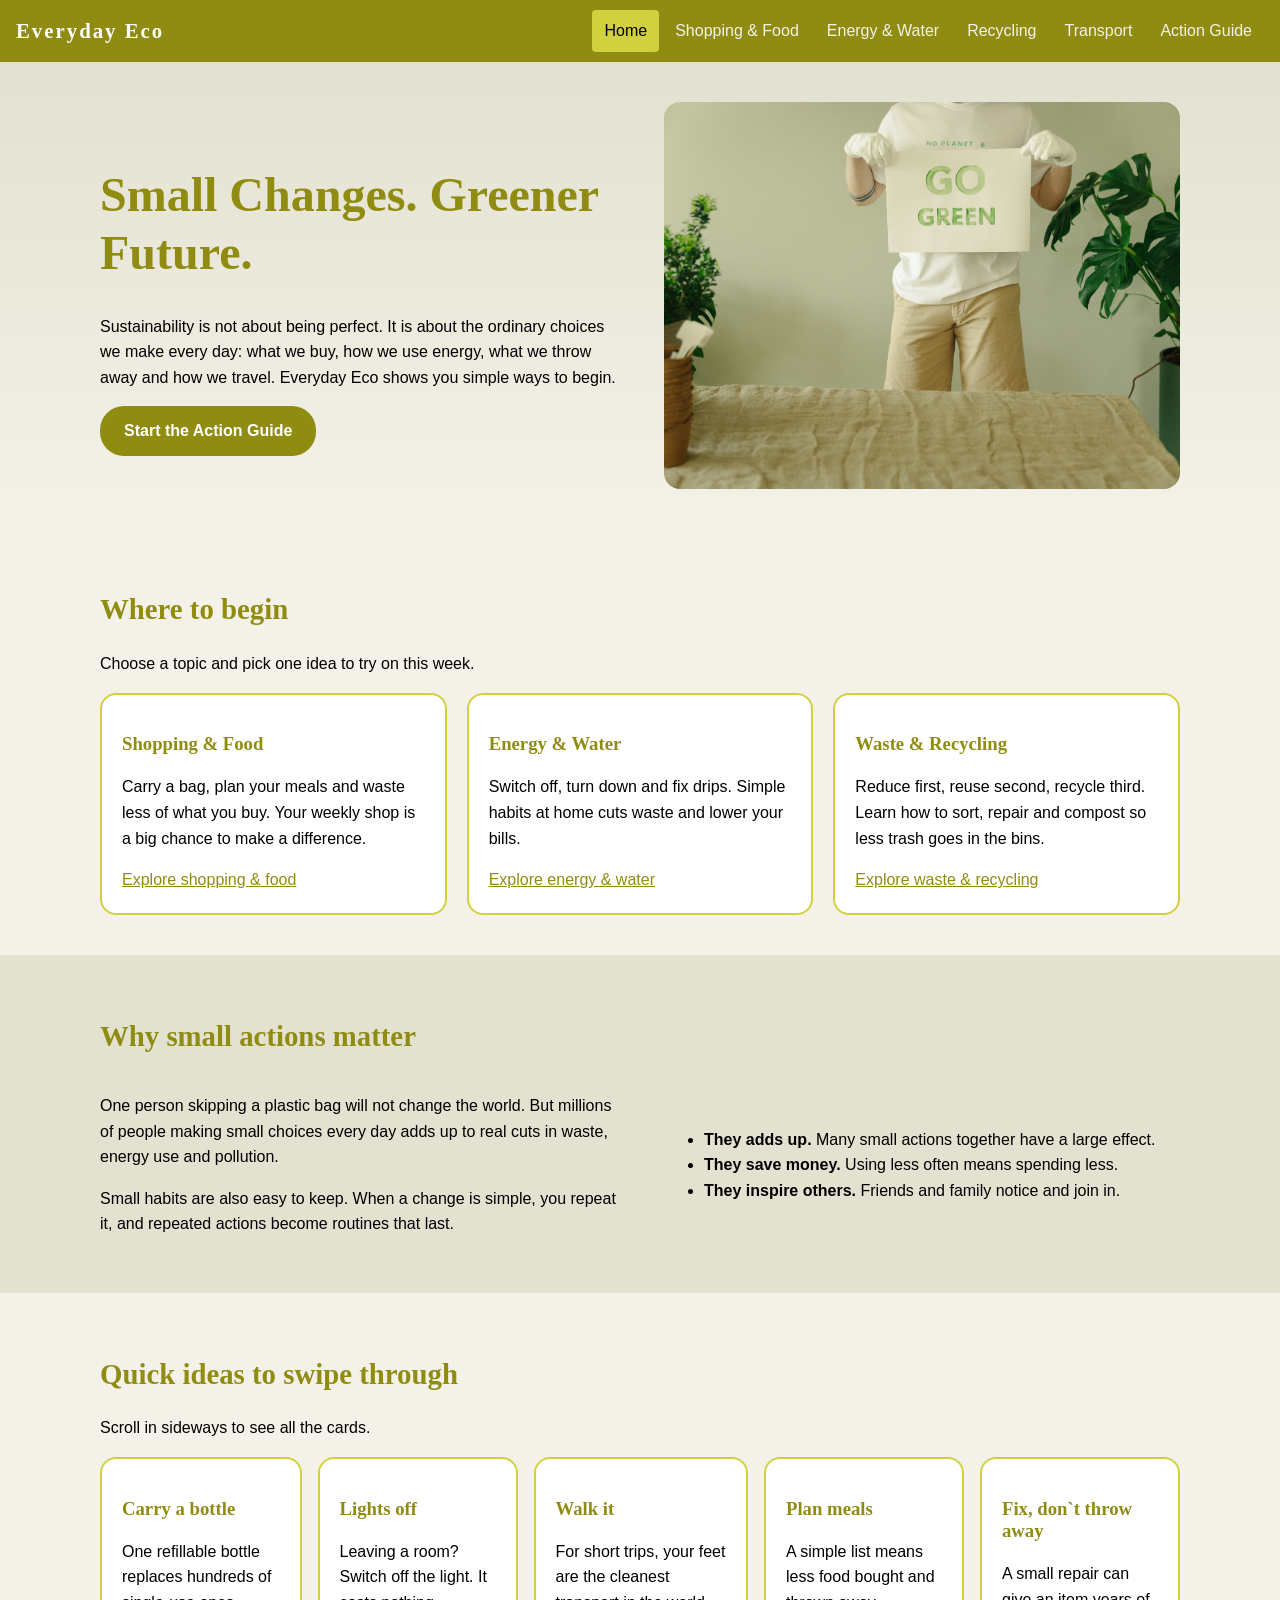
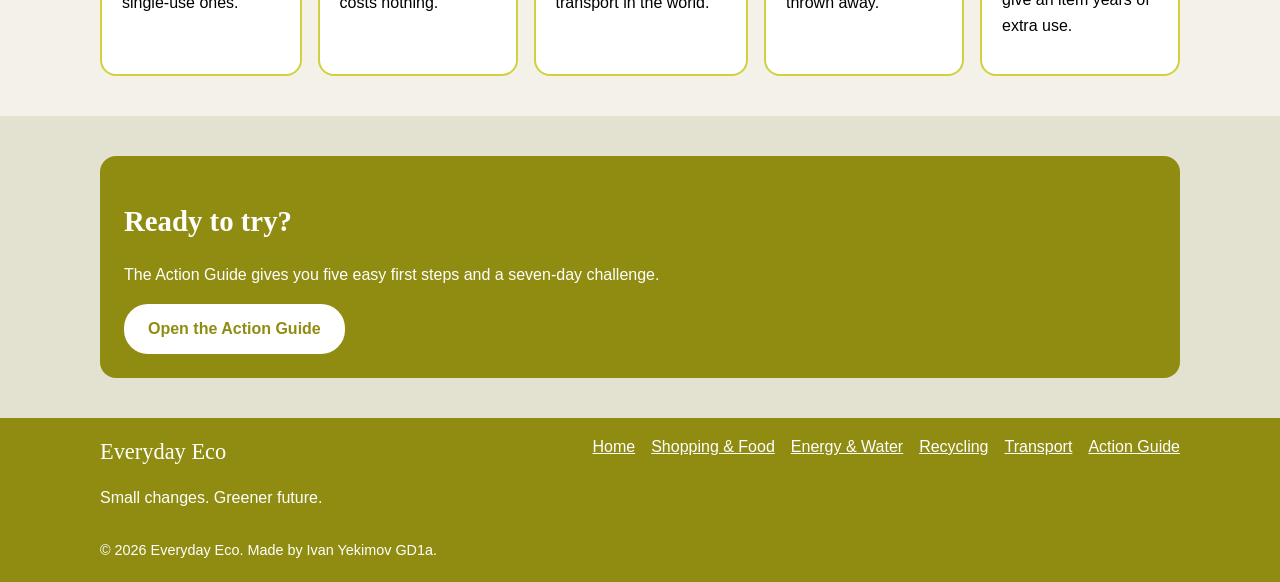
<file: index.html>
<!DOCTYPE html>
<html lang="en">
<head>
  <meta charset="utf-8">
  <meta name="viewport" content="width=device-width, initial-scale=1.0">
  <title>Everyday Eco | Home</title>
  <link rel="stylesheet" href="css/style.css">
</head>
<body>

  <header class="site-header">
    <p class="site-name">Everyday Eco</p>
    <input class="nav-toggle" type="checkbox" id="nav-toggle">
    <label class="nav-label" for="nav-toggle"><span></span><span></span><span></span></label>
    <nav class="site-nav">
      <ul class="nav-list">
        <li><a href="index.html" class="current">Home</a></li>
        <li><a href="shopping.html">Shopping &amp; Food</a></li>
        <li><a href="energy.html">Energy &amp; Water</a></li>
        <li><a href="recycling.html">Recycling</a></li>
        <li><a href="transport.html">Transport</a></li>
        <li><a href="action-guide.html">Action Guide</a></li>
      </ul>
    </nav>
  </header>

  <main>
    <div class="image-section">
      <div class="container image-inner">
        <div>
          <h1>Small Changes. Greener Future.</h1>
          <p>Sustainability is not about being perfect. It is about the ordinary choices we make every day: what we buy, how we use energy, what we throw away and how we travel. Everyday Eco shows you simple ways to begin.</p>
          <a class="btn" href="action-guide.html">Start the Action Guide</a>
        </div>
        <div class="photo blend-photo"></div>
      </div>
    </div>
    <div class="block">
      <div class="container">
      <h2>Where to begin</h2>
      <p>Choose a topic and pick one idea to try on this week.</p>
      <div class="grid">
        <div class="card">
          <h3>Shopping &amp; Food</h3>
          <p>Carry a bag, plan your meals and waste less of what you buy. Your weekly shop is a big chance to make a difference.</p>
          <a href="shopping.html">Explore shopping &amp; food</a>
        </div>
        <div class="card">
          <h3>Energy &amp; Water</h3>
          <p>Switch off, turn down and fix drips. Simple habits at home cuts waste and lower your bills.</p>
          <a href="energy.html">Explore energy &amp; water</a>
        </div>
        <div class="card">
          <h3>Waste &amp; Recycling</h3>
          <p>Reduce first, reuse second, recycle third. Learn how to sort, repair and compost so less trash goes in the bins.</p>
          <a href="recycling.html">Explore waste &amp; recycling</a>
        </div>
      </div>
      </div>
    </div>
    <div class="section-alt">
      <div class="container">
      <h2>Why small actions matter</h2>
      <div class="split">
        <div>
          <p>One person skipping a plastic bag will not change the world. But millions of people making small choices every day adds up to real cuts in waste, energy use and pollution.</p>
          <p>Small habits are also easy to keep. When a change is simple, you repeat it, and repeated actions become routines that last.</p>
        </div>
        <ul>
          <li><strong>They adds up.</strong> Many small actions together have a large effect.</li>
          <li><strong>They save money.</strong> Using less often means spending less.</li>
          <li><strong>They inspire others.</strong> Friends and family notice and join in.</li>
        </ul>
      </div>
      </div>
    </div>
    <div class="block">
      <div class="container">
      <h2>Quick ideas to swipe through</h2>
      <p>Scroll in sideways to see all the cards.</p>
      <div class="cards-row">
        <div class="card"><h3>Carry a bottle</h3><p>One refillable bottle replaces hundreds of single-use ones.</p></div>
        <div class="card"><h3>Lights off</h3><p>Leaving a room? Switch off the light. It costs nothing.</p></div>
        <div class="card"><h3>Walk it</h3><p>For short trips, your feet are the cleanest transport in the world.</p></div>
        <div class="card"><h3>Plan meals</h3><p>A simple list means less food bought and thrown away.</p></div>
        <div class="card"><h3>Fix, don`t throw away</h3><p>A small repair can give an item years of extra use.</p></div>
      </div>
      </div>
    </div>
    <div class="section-alt">
      <div class="container">
        <div class="callout">
          <h2>Ready to try?</h2>
          <p>The Action Guide gives you five easy first steps and a seven-day challenge.</p>
          <a class="btn btn-light" href="action-guide.html">Open the Action Guide</a>
        </div>
      </div>
    </div>
  </main>

  <footer class="site-footer">
    <div class="container">
      <div class="footer-inner">
        <div>
          <p class="footer-brand">Everyday Eco</p>
          <p>Small changes. Greener future.</p>
        </div>
        <nav class="footer-nav">
          <ul>
          <li><a href="index.html">Home</a></li>
          <li><a href="shopping.html">Shopping &amp; Food</a></li>
          <li><a href="energy.html">Energy &amp; Water</a></li>
          <li><a href="recycling.html">Recycling</a></li>
          <li><a href="transport.html">Transport</a></li>
          <li><a href="action-guide.html">Action Guide</a></li>
          </ul>
        </nav>
      </div>
      <p class="copyright">&copy; 2026 Everyday Eco. Made by Ivan Yekimov GD1a.</p>
    </div>
  </footer>

</body>
</html>
</file>
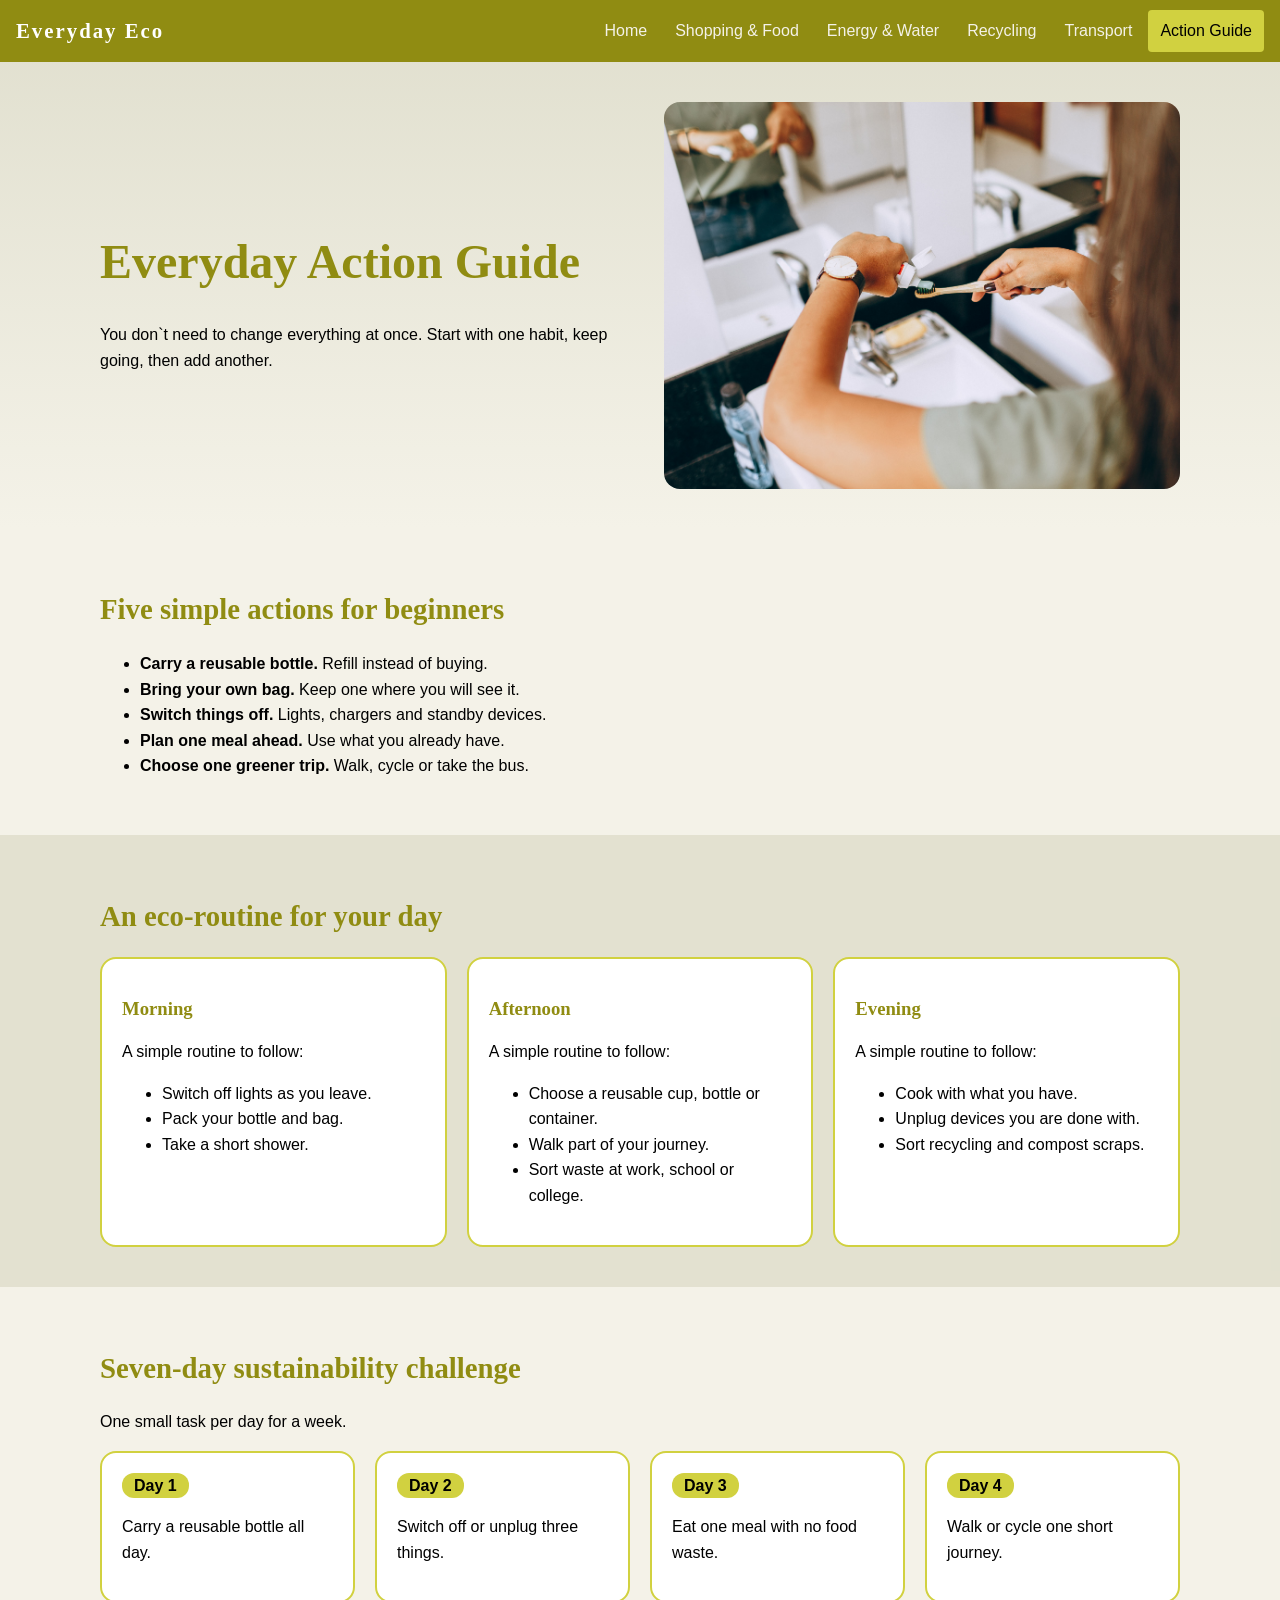
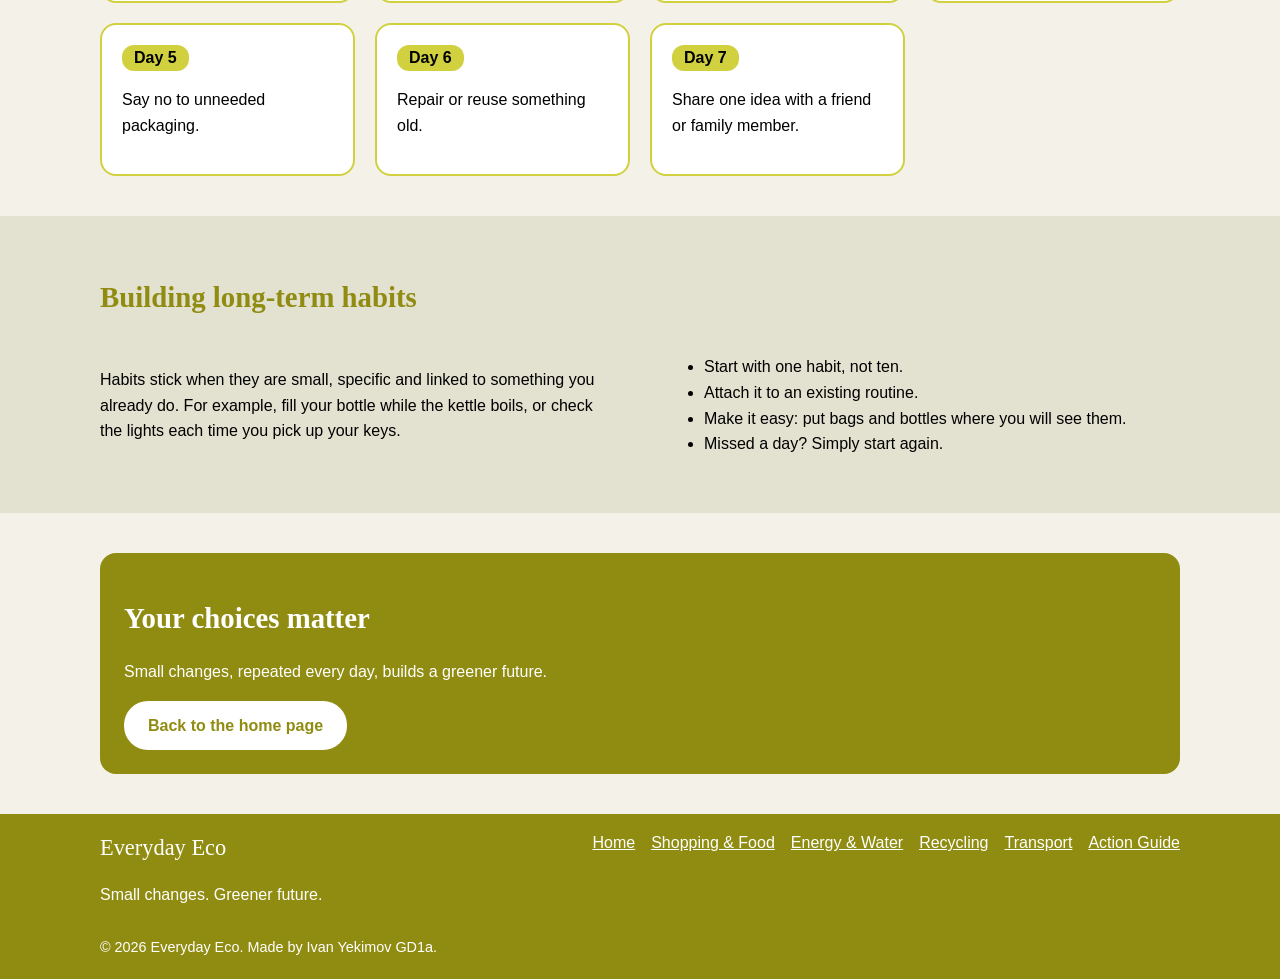
<file: action-guide.html>
<!DOCTYPE html>
<html lang="en">
<head>
  <meta charset="utf-8">
  <meta name="viewport" content="width=device-width, initial-scale=1.0">
  <title>Everyday Eco | Action Guide</title>
  <link rel="stylesheet" href="css/style.css">
</head>
<body>

  <header class="site-header">
    <p class="site-name">Everyday Eco</p>
    <input class="nav-toggle" type="checkbox" id="nav-toggle">
    <label class="nav-label" for="nav-toggle"><span></span><span></span><span></span></label>
    <nav class="site-nav">
      <ul class="nav-list">
        <li><a href="index.html">Home</a></li>
        <li><a href="shopping.html">Shopping &amp; Food</a></li>
        <li><a href="energy.html">Energy &amp; Water</a></li>
        <li><a href="recycling.html">Recycling</a></li>
        <li><a href="transport.html">Transport</a></li>
        <li><a href="action-guide.html" class="current">Action Guide</a></li>
      </ul>
    </nav>
  </header>

  <main>
    <div class="image-section">
      <div class="container image-inner">
        <div>
          <h1>Everyday Action Guide</h1>
          <p>You don`t need to change everything at once. Start with one habit, keep going, then add another.</p>
        </div>
        <img class="photo" src="images/action-guide-image.jpg" alt="A person brushing their teeth at a bathroom sink">
      </div>
    </div>
    <div class="block">
      <div class="container">
      <h2>Five simple actions for beginners</h2>
      <ul>
        <li><strong>Carry a reusable bottle.</strong> Refill instead of buying.</li>
        <li><strong>Bring your own bag.</strong> Keep one where you will see it.</li>
        <li><strong>Switch things off.</strong> Lights, chargers and standby devices.</li>
        <li><strong>Plan one meal ahead.</strong> Use what you already have.</li>
        <li><strong>Choose one greener trip.</strong> Walk, cycle or take the bus.</li>
      </ul>
      </div>
    </div>
    <div class="section-alt">
      <div class="container">
      <h2>An eco-routine for your day</h2>
      <div class="grid">
        <div class="card">
          <h3>Morning</h3>
          <p>A simple routine to follow:</p>
          <ul><li>Switch off lights as you leave.</li><li>Pack your bottle and bag.</li><li>Take a short shower.</li></ul>
        </div>
        <div class="card">
          <h3>Afternoon</h3>
          <p>A simple routine to follow:</p>
          <ul><li>Choose a reusable cup, bottle or container.</li><li>Walk part of your journey.</li><li>Sort waste at work, school or college.</li></ul>
        </div>
        <div class="card">
          <h3>Evening</h3>
          <p>A simple routine to follow:</p>
          <ul><li>Cook with what you have.</li><li>Unplug devices you are done with.</li><li>Sort recycling and compost scraps.</li></ul>
        </div>
      </div>
      </div>
    </div>
    <div class="block">
      <div class="container">
      <h2>Seven-day sustainability challenge</h2>
      <p>One small task per day for a week.</p>
      <div class="grid">
        <div class="card"><span class="day-label">Day 1</span><p>Carry a reusable bottle all day.</p></div>
        <div class="card"><span class="day-label">Day 2</span><p>Switch off or unplug three things.</p></div>
        <div class="card"><span class="day-label">Day 3</span><p>Eat one meal with no food waste.</p></div>
        <div class="card"><span class="day-label">Day 4</span><p>Walk or cycle one short journey.</p></div>
        <div class="card"><span class="day-label">Day 5</span><p>Say no to unneeded packaging.</p></div>
        <div class="card"><span class="day-label">Day 6</span><p>Repair or reuse something old.</p></div>
        <div class="card"><span class="day-label">Day 7</span><p>Share one idea with a friend or family member.</p></div>
      </div>
      </div>
    </div>
    <div class="section-alt">
      <div class="container">
      <h2>Building long-term habits</h2>
      <div class="split">
        <p>Habits stick when they are small, specific and linked to something you already do. For example, fill your bottle while the kettle boils, or check the lights each time you pick up your keys.</p>
        <ul>
          <li>Start with one habit, not ten.</li>
          <li>Attach it to an existing routine.</li>
          <li>Make it easy: put bags and bottles where you will see them.</li>
          <li>Missed a day? Simply start again.</li>
        </ul>
      </div>
      </div>
    </div>
    <div class="block">
      <div class="container">
        <div class="callout">
          <h2>Your choices matter</h2>
          <p>Small changes, repeated every day, builds a greener future.</p>
          <a class="btn btn-light" href="index.html">Back to the home page</a>
        </div>
      </div>
    </div>
  </main>

  <footer class="site-footer">
    <div class="container">
      <div class="footer-inner">
        <div>
          <p class="footer-brand">Everyday Eco</p>
          <p>Small changes. Greener future.</p>
        </div>
        <nav class="footer-nav">
          <ul>
          <li><a href="index.html">Home</a></li>
          <li><a href="shopping.html">Shopping &amp; Food</a></li>
          <li><a href="energy.html">Energy &amp; Water</a></li>
          <li><a href="recycling.html">Recycling</a></li>
          <li><a href="transport.html">Transport</a></li>
          <li><a href="action-guide.html">Action Guide</a></li>
          </ul>
        </nav>
      </div>
      <p class="copyright">&copy; 2026 Everyday Eco. Made by Ivan Yekimov GD1a.</p>
    </div>
  </footer>

</body>
</html>
</file>
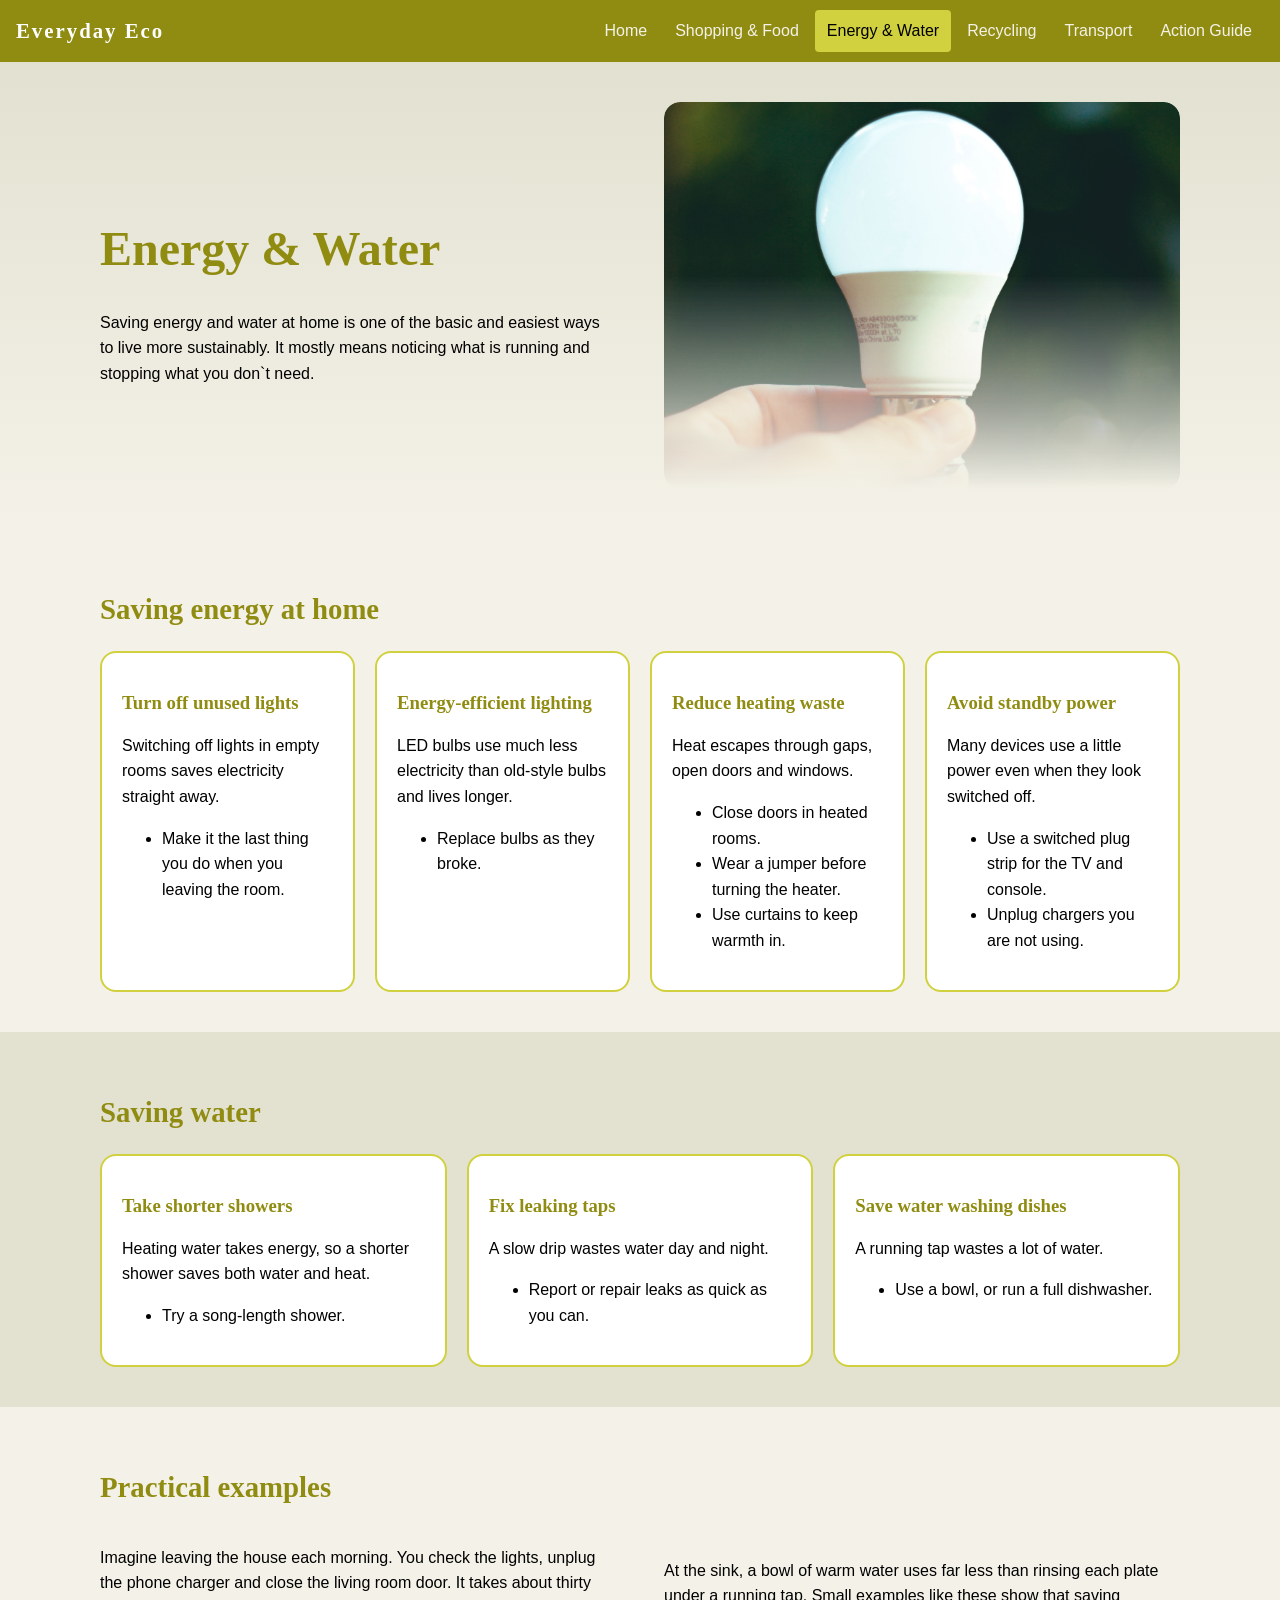
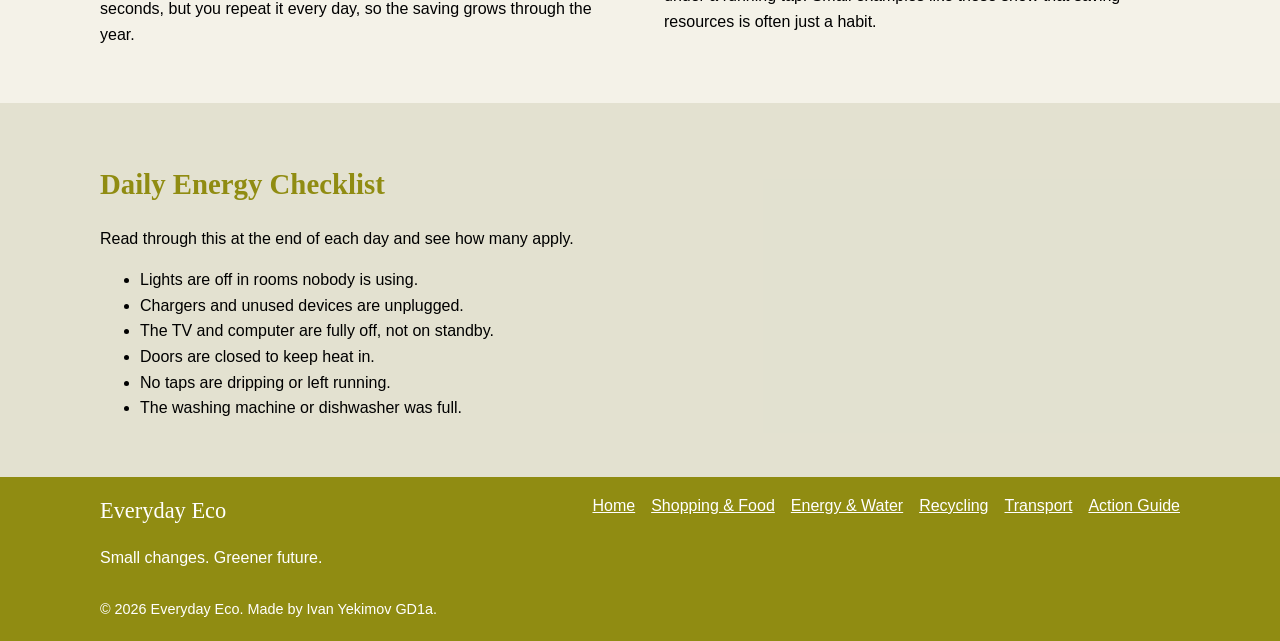
<file: energy.html>
<!DOCTYPE html>
<html lang="en">
<head>
  <meta charset="utf-8">
  <meta name="viewport" content="width=device-width, initial-scale=1.0">
  <title>Everyday Eco | Energy &amp; Water</title>
  <link rel="stylesheet" href="css/style.css">
</head>
<body>

  <header class="site-header">
    <p class="site-name">Everyday Eco</p>
    <input class="nav-toggle" type="checkbox" id="nav-toggle">
    <label class="nav-label" for="nav-toggle"><span></span><span></span><span></span></label>
    <nav class="site-nav">
      <ul class="nav-list">
        <li><a href="index.html">Home</a></li>
        <li><a href="shopping.html">Shopping &amp; Food</a></li>
        <li><a href="energy.html" class="current">Energy &amp; Water</a></li>
        <li><a href="recycling.html">Recycling</a></li>
        <li><a href="transport.html">Transport</a></li>
        <li><a href="action-guide.html">Action Guide</a></li>
      </ul>
    </nav>
  </header>

  <main>
    <div class="image-section">
      <div class="container image-inner">
        <div>
          <h1>Energy &amp; Water</h1>
          <p>Saving energy and water at home is one of the basic and easiest ways to live more sustainably. It mostly means noticing what is running and stopping what you don`t need.</p>
        </div>
        <img class="photo mask-fade" src="images/bulb.jpg" alt="A hand holding an LED light bulb">
      </div>
    </div>
    <div class="block">
      <div class="container">
      <h2>Saving energy at home</h2>
      <div class="grid">
        <div class="card">
          <h3>Turn off unused lights</h3>
          <p>Switching off lights in empty rooms saves electricity straight away.</p>
          <ul><li>Make it the last thing you do when you leaving the room.</li></ul>
        </div>
        <div class="card">
          <h3>Energy-efficient lighting</h3>
          <p>LED bulbs use much less electricity than old-style bulbs and lives longer.</p>
          <ul><li>Replace bulbs as they broke.</li></ul>
        </div>
        <div class="card">
          <h3>Reduce heating waste</h3>
          <p>Heat escapes through gaps, open doors and windows.</p>
          <ul><li>Close doors in heated rooms.</li><li>Wear a jumper before turning the heater.</li><li>Use curtains to keep warmth in.</li></ul>
        </div>
        <div class="card">
          <h3>Avoid standby power</h3>
          <p>Many devices use a little power even when they look switched off.</p>
          <ul><li>Use a switched plug strip for the TV and console.</li><li>Unplug chargers you are not using.</li></ul>
        </div>
      </div>
      </div>
    </div>
    <div class="section-alt">
      <div class="container">
      <h2>Saving water</h2>
      <div class="grid">
        <div class="card">
          <h3>Take shorter showers</h3>
          <p>Heating water takes energy, so a shorter shower saves both water and heat.</p>
          <ul><li>Try a song-length shower.</li></ul>
        </div>
        <div class="card">
          <h3>Fix leaking taps</h3>
          <p>A slow drip wastes water day and night.</p>
          <ul><li>Report or repair leaks as quick as you can.</li></ul>
        </div>
        <div class="card">
          <h3>Save water washing dishes</h3>
          <p>A running tap wastes a lot of water.</p>
          <ul><li>Use a bowl, or run a full dishwasher.</li></ul>
        </div>
      </div>
      </div>
    </div>
    <div class="block">
      <div class="container">
      <h2>Practical examples</h2>
      <div class="split">
        <p>Imagine leaving the house each morning. You check the lights, unplug the phone charger and close the living room door. It takes about thirty seconds, but you repeat it every day, so the saving grows through the year.</p>
        <p>At the sink, a bowl of warm water uses far less than rinsing each plate under a running tap. Small examples like these show that saving resources is often just a habit.</p>
      </div>
      </div>
    </div>
    <div class="section-alt">
      <div class="container">
      <h2>Daily Energy Checklist</h2>
      <p>Read through this at the end of each day and see how many apply.</p>
      <ul>
        <li>Lights are off in rooms nobody is using.</li>
        <li>Chargers and unused devices are unplugged.</li>
        <li>The TV and computer are fully off, not on standby.</li>
        <li>Doors are closed to keep heat in.</li>
        <li>No taps are dripping or left running.</li>
        <li>The washing machine or dishwasher was full.</li>
      </ul>
      </div>
    </div>
  </main>

  <footer class="site-footer">
    <div class="container">
      <div class="footer-inner">
        <div>
          <p class="footer-brand">Everyday Eco</p>
          <p>Small changes. Greener future.</p>
        </div>
        <nav class="footer-nav">
          <ul>
          <li><a href="index.html">Home</a></li>
          <li><a href="shopping.html">Shopping &amp; Food</a></li>
          <li><a href="energy.html">Energy &amp; Water</a></li>
          <li><a href="recycling.html">Recycling</a></li>
          <li><a href="transport.html">Transport</a></li>
          <li><a href="action-guide.html">Action Guide</a></li>
          </ul>
        </nav>
      </div>
      <p class="copyright">&copy; 2026 Everyday Eco. Made by Ivan Yekimov GD1a.</p>
    </div>
  </footer>

</body>
</html>
</file>
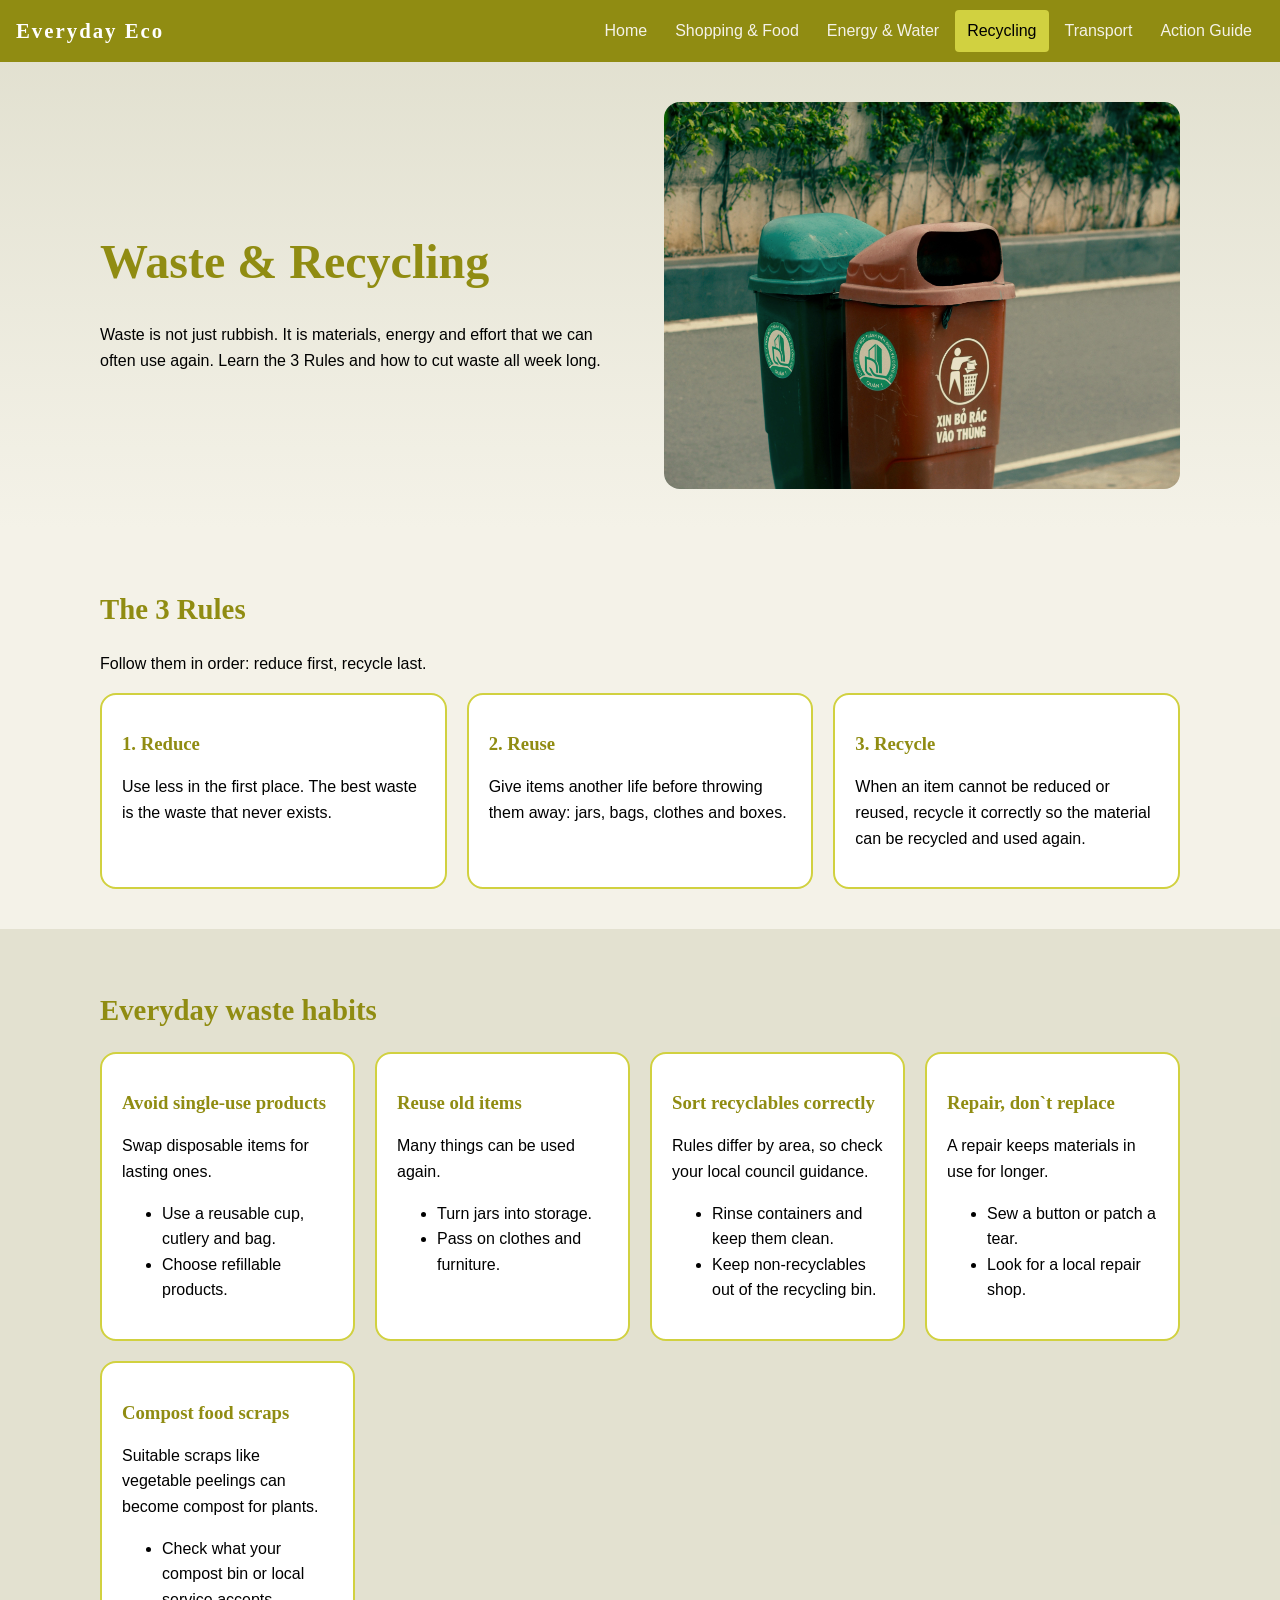
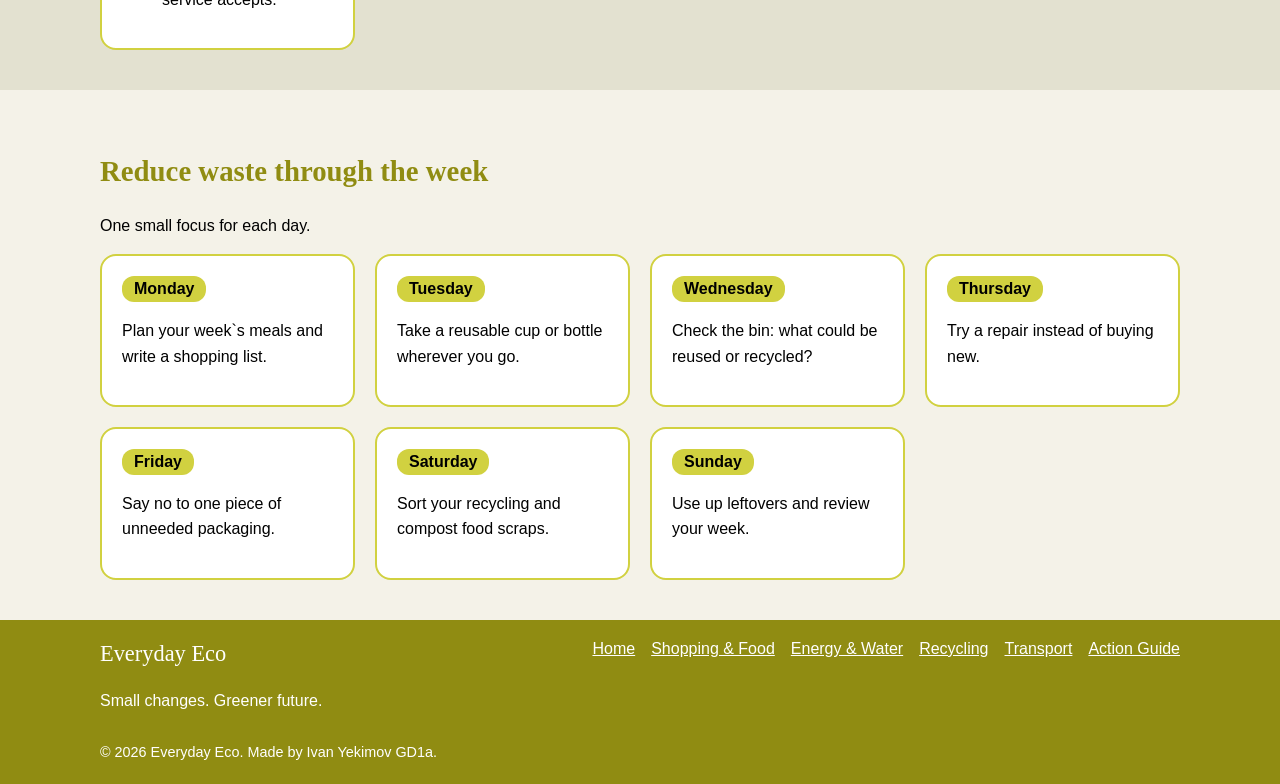
<file: recycling.html>
<!DOCTYPE html>
<html lang="en">
<head>
  <meta charset="utf-8">
  <meta name="viewport" content="width=device-width, initial-scale=1.0">
  <title>Everyday Eco | Waste &amp; Recycling</title>
  <link rel="stylesheet" href="css/style.css">
</head>
<body>

  <header class="site-header">
    <p class="site-name">Everyday Eco</p>
    <input class="nav-toggle" type="checkbox" id="nav-toggle">
    <label class="nav-label" for="nav-toggle"><span></span><span></span><span></span></label>
    <nav class="site-nav">
      <ul class="nav-list">
        <li><a href="index.html">Home</a></li>
        <li><a href="shopping.html">Shopping &amp; Food</a></li>
        <li><a href="energy.html">Energy &amp; Water</a></li>
        <li><a href="recycling.html" class="current">Recycling</a></li>
        <li><a href="transport.html">Transport</a></li>
        <li><a href="action-guide.html">Action Guide</a></li>
      </ul>
    </nav>
  </header>

  <main>
    <div class="image-section">
      <div class="container image-inner">
        <div>
          <h1>Waste &amp; Recycling</h1>
          <p>Waste is not just rubbish. It is materials, energy and effort that we can often use again. Learn the 3 Rules and how to cut waste all week long.</p>
        </div>
        <div class="photo blend-recycling"></div>
      </div>
    </div>
    <div class="block">
      <div class="container">
      <h2>The 3 Rules</h2>
      <p>Follow them in order: reduce first, recycle last.</p>
      <div class="grid">
        <div class="card"><h3>1. Reduce</h3><p>Use less in the first place. The best waste is the waste that never exists.</p></div>
        <div class="card"><h3>2. Reuse</h3><p>Give items another life before throwing them away: jars, bags, clothes and boxes.</p></div>
        <div class="card"><h3>3. Recycle</h3><p>When an item cannot be reduced or reused, recycle it correctly so the material can be recycled and used again.</p></div>
      </div>
      </div>
    </div>
    <div class="section-alt">
      <div class="container">
      <h2>Everyday waste habits</h2>
      <div class="grid">
        <div class="card">
          <h3>Avoid single-use products</h3>
          <p>Swap disposable items for lasting ones.</p>
          <ul><li>Use a reusable cup, cutlery and bag.</li><li>Choose refillable products.</li></ul>
        </div>
        <div class="card">
          <h3>Reuse old items</h3>
          <p>Many things can be used again.</p>
          <ul><li>Turn jars into storage.</li><li>Pass on clothes and furniture.</li></ul>
        </div>
        <div class="card">
          <h3>Sort recyclables correctly</h3>
          <p>Rules differ by area, so check your local council guidance.</p>
          <ul><li>Rinse containers and keep them clean.</li><li>Keep non-recyclables out of the recycling bin.</li></ul>
        </div>
        <div class="card">
          <h3>Repair, don`t replace</h3>
          <p>A repair keeps materials in use for longer.</p>
          <ul><li>Sew a button or patch a tear.</li><li>Look for a local repair shop.</li></ul>
        </div>
        <div class="card">
          <h3>Compost food scraps</h3>
          <p>Suitable scraps like vegetable peelings can become compost for plants.</p>
          <ul><li>Check what your compost bin or local service accepts.</li></ul>
        </div>
      </div>
      </div>
    </div>
    <div class="block">
      <div class="container">
      <h2>Reduce waste through the week</h2>
      <p>One small focus for each day.</p>
      <div class="grid">
        <div class="card"><span class="day-label">Monday</span><p>Plan your week`s meals and write a shopping list.</p></div>
        <div class="card"><span class="day-label">Tuesday</span><p>Take a reusable cup or bottle wherever you go.</p></div>
        <div class="card"><span class="day-label">Wednesday</span><p>Check the bin: what could be reused or recycled?</p></div>
        <div class="card"><span class="day-label">Thursday</span><p>Try a repair instead of buying new.</p></div>
        <div class="card"><span class="day-label">Friday</span><p>Say no to one piece of unneeded packaging.</p></div>
        <div class="card"><span class="day-label">Saturday</span><p>Sort your recycling and compost food scraps.</p></div>
        <div class="card"><span class="day-label">Sunday</span><p>Use up leftovers and review your week.</p></div>
      </div>
      </div>
    </div>
  </main>

  <footer class="site-footer">
    <div class="container">
      <div class="footer-inner">
        <div>
          <p class="footer-brand">Everyday Eco</p>
          <p>Small changes. Greener future.</p>
        </div>
        <nav class="footer-nav">
          <ul>
          <li><a href="index.html">Home</a></li>
          <li><a href="shopping.html">Shopping &amp; Food</a></li>
          <li><a href="energy.html">Energy &amp; Water</a></li>
          <li><a href="recycling.html">Recycling</a></li>
          <li><a href="transport.html">Transport</a></li>
          <li><a href="action-guide.html">Action Guide</a></li>
          </ul>
        </nav>
      </div>
      <p class="copyright">&copy; 2026 Everyday Eco. Made by Ivan Yekimov GD1a.</p>
    </div>
  </footer>

</body>
</html>
</file>
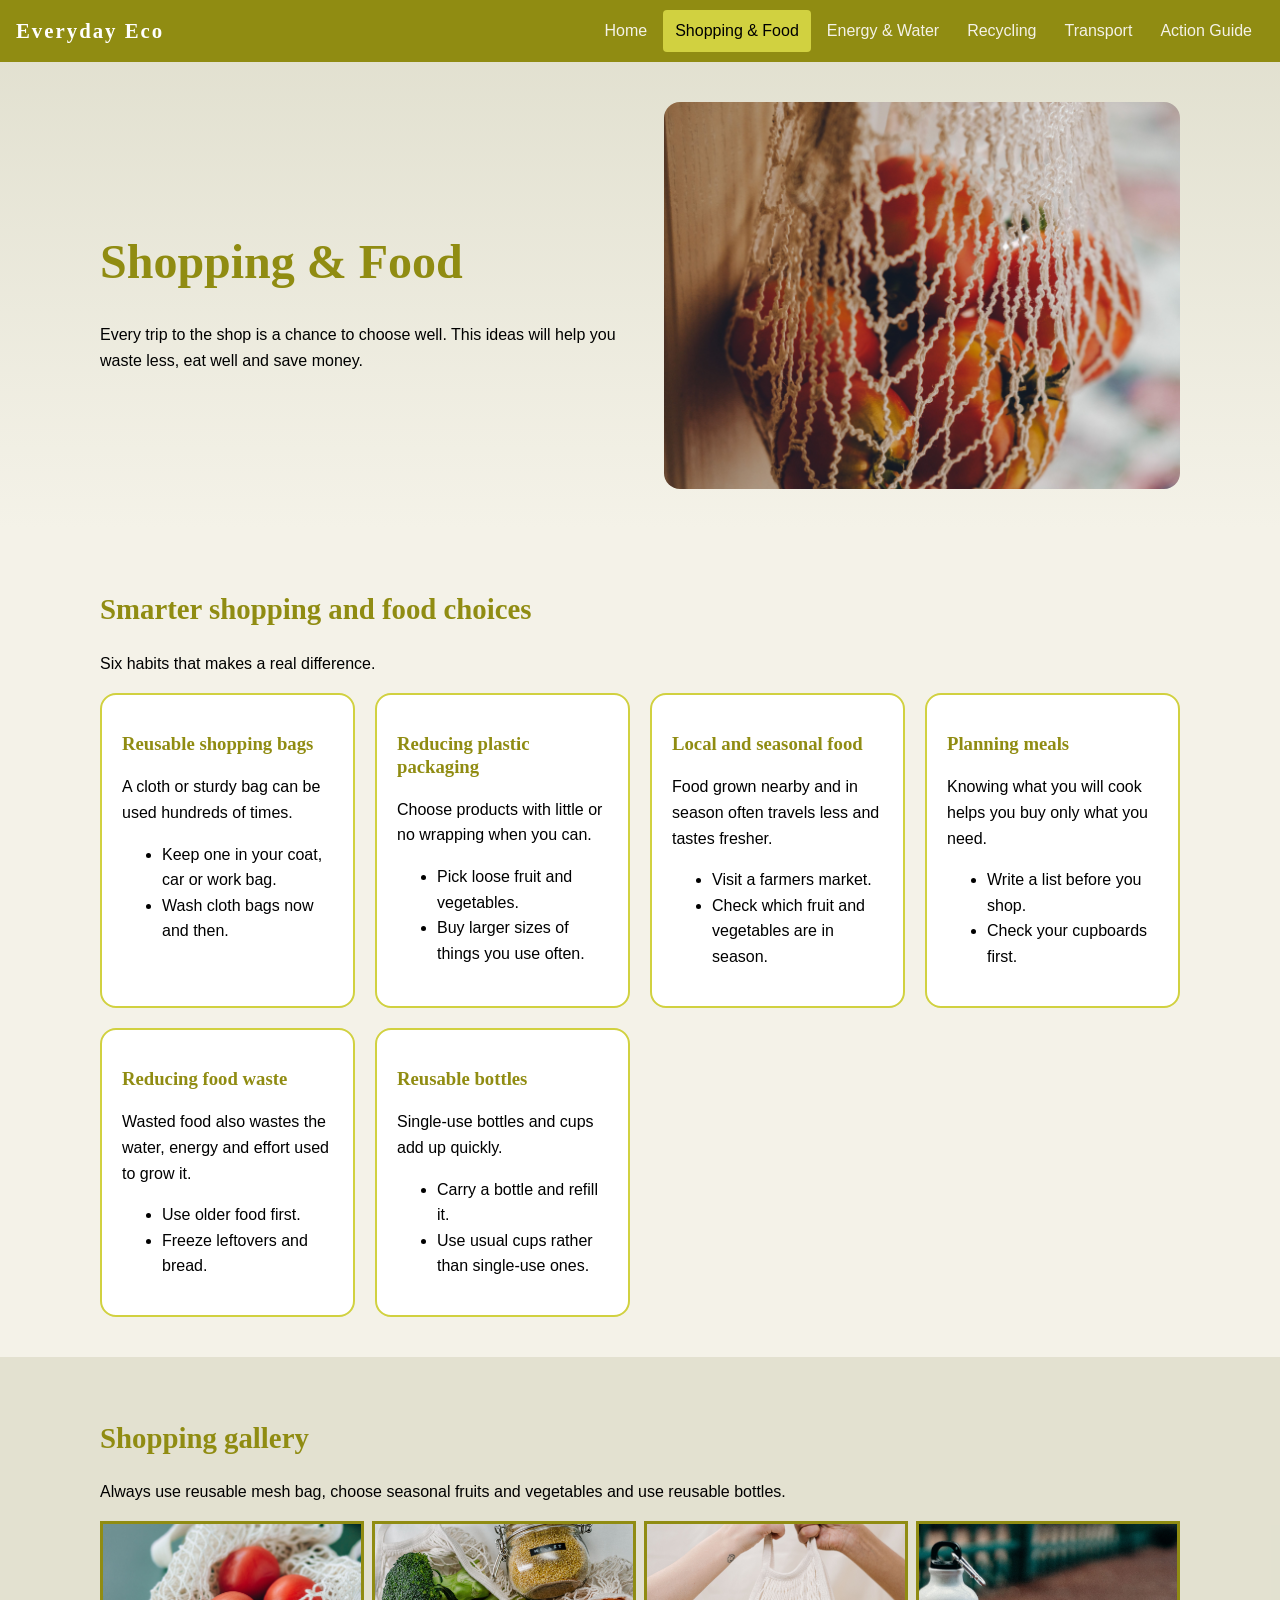
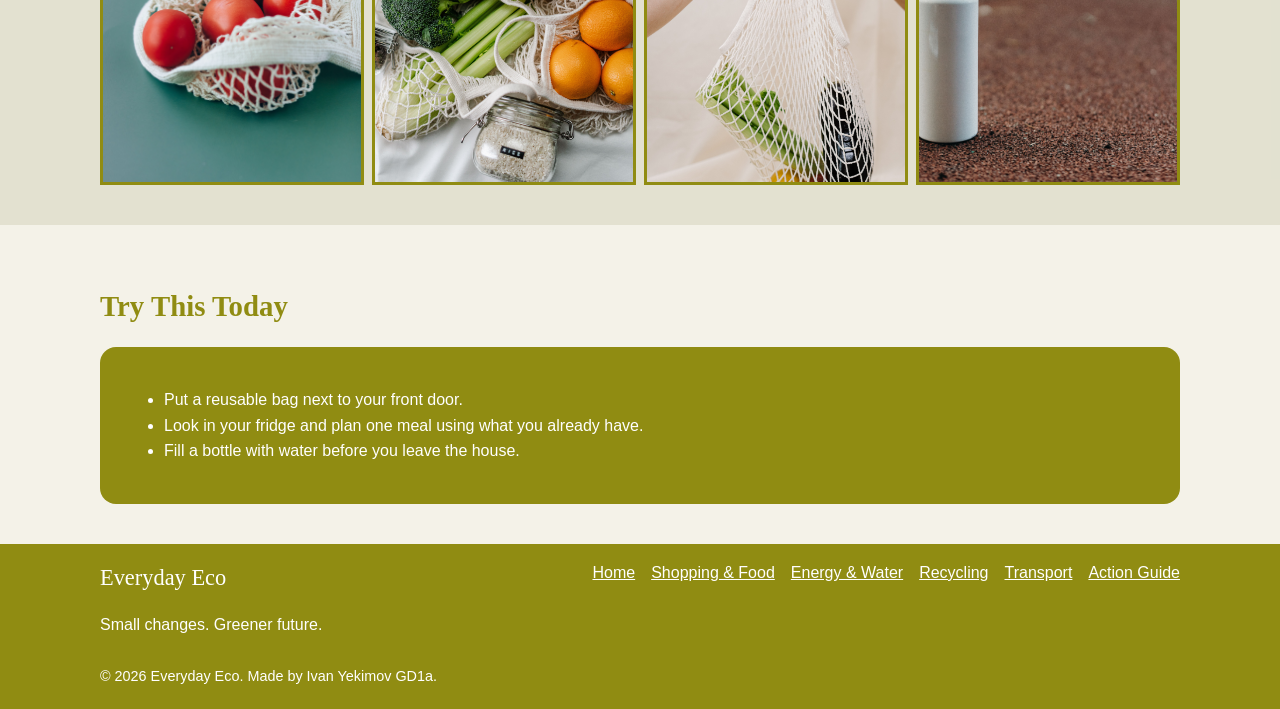
<file: shopping.html>
<!DOCTYPE html>
<html lang="en">
<head>
  <meta charset="utf-8">
  <meta name="viewport" content="width=device-width, initial-scale=1.0">
  <title>Everyday Eco | Shopping &amp; Food</title>
  <link rel="stylesheet" href="css/style.css">
</head>
<body>

  <header class="site-header">
    <p class="site-name">Everyday Eco</p>
    <input class="nav-toggle" type="checkbox" id="nav-toggle">
    <label class="nav-label" for="nav-toggle"><span></span><span></span><span></span></label>
    <nav class="site-nav">
      <ul class="nav-list">
        <li><a href="index.html">Home</a></li>
        <li><a href="shopping.html" class="current">Shopping &amp; Food</a></li>
        <li><a href="energy.html">Energy &amp; Water</a></li>
        <li><a href="recycling.html">Recycling</a></li>
        <li><a href="transport.html">Transport</a></li>
        <li><a href="action-guide.html">Action Guide</a></li>
      </ul>
    </nav>
  </header>

  <main>
    <div class="image-section">
      <div class="container image-inner">
        <div>
          <h1>Shopping &amp; Food</h1>
          <p>Every trip to the shop is a chance to choose well. This ideas will help you waste less, eat well and save money.</p>
        </div>
        <img class="photo" src="images/shopping.jpg" alt="Tomatoes in a reusable mesh bag">
      </div>
    </div>
    <div class="block">
      <div class="container">
      <h2>Smarter shopping and food choices</h2>
      <p>Six habits that makes a real difference.</p>
      <div class="grid">
        <div class="card">
          <h3>Reusable shopping bags</h3>
          <p>A cloth or sturdy bag can be used hundreds of times.</p>
          <ul><li>Keep one in your coat, car or work bag.</li><li>Wash cloth bags now and then.</li></ul>
        </div>
        <div class="card">
          <h3>Reducing plastic packaging</h3>
          <p>Choose products with little or no wrapping when you can.</p>
          <ul><li>Pick loose fruit and vegetables.</li><li>Buy larger sizes of things you use often.</li></ul>
        </div>
        <div class="card">
          <h3>Local and seasonal food</h3>
          <p>Food grown nearby and in season often travels less and tastes fresher.</p>
          <ul><li>Visit a farmers market.</li><li>Check which fruit and vegetables are in season.</li></ul>
        </div>
        <div class="card">
          <h3>Planning meals</h3>
          <p>Knowing what you will cook helps you buy only what you need.</p>
          <ul><li>Write a list before you shop.</li><li>Check your cupboards first.</li></ul>
        </div>
        <div class="card">
          <h3>Reducing food waste</h3>
          <p>Wasted food also wastes the water, energy and effort used to grow it.</p>
          <ul><li>Use older food first.</li><li>Freeze leftovers and bread.</li></ul>
        </div>
        <div class="card">
          <h3>Reusable bottles</h3>
          <p>Single-use bottles and cups add up quickly.</p>
          <ul><li>Carry a bottle and refill it.</li><li>Use usual cups rather than single-use ones.</li></ul>
        </div>
      </div>
      </div>
    </div>
    <div class="section-alt">
      <div class="container">
      <h2>Shopping gallery</h2>
      <p>Always use reusable mesh bag, choose seasonal fruits and vegetables and use reusable bottles.</p>
      <div class="gallery">
        <img class="gallery-item" src="images/shopping1.jpg" alt="Tomatoes in a mesh shopping bag on a green background">
        <img class="gallery-item" src="images/shopping2.jpg" alt="Vegetables, oranges and jars of grain next to a mesh bags">
        <img class="gallery-item" src="images/shopping3.jpg" alt="Hands holding a mesh bag full of vegetables">
        <img class="gallery-item" src="images/shopping4.jpg" alt="A reusable white water bottle on a basketball court">
      </div>
      </div>
    </div>
    <div class="block">
      <div class="container">
      <h2>Try This Today</h2>
      <div class="callout">
        <ul>
          <li>Put a reusable bag next to your front door.</li>
          <li>Look in your fridge and plan one meal using what you already have.</li>
          <li>Fill a bottle with water before you leave the house.</li>
        </ul>
      </div>
      </div>
    </div>
  </main>

  <footer class="site-footer">
    <div class="container">
      <div class="footer-inner">
        <div>
          <p class="footer-brand">Everyday Eco</p>
          <p>Small changes. Greener future.</p>
        </div>
        <nav class="footer-nav">
          <ul>
          <li><a href="index.html">Home</a></li>
          <li><a href="shopping.html">Shopping &amp; Food</a></li>
          <li><a href="energy.html">Energy &amp; Water</a></li>
          <li><a href="recycling.html">Recycling</a></li>
          <li><a href="transport.html">Transport</a></li>
          <li><a href="action-guide.html">Action Guide</a></li>
          </ul>
        </nav>
      </div>
      <p class="copyright">&copy; 2026 Everyday Eco. Made by Ivan Yekimov GD1a.</p>
    </div>
  </footer>

</body>
</html>
</file>
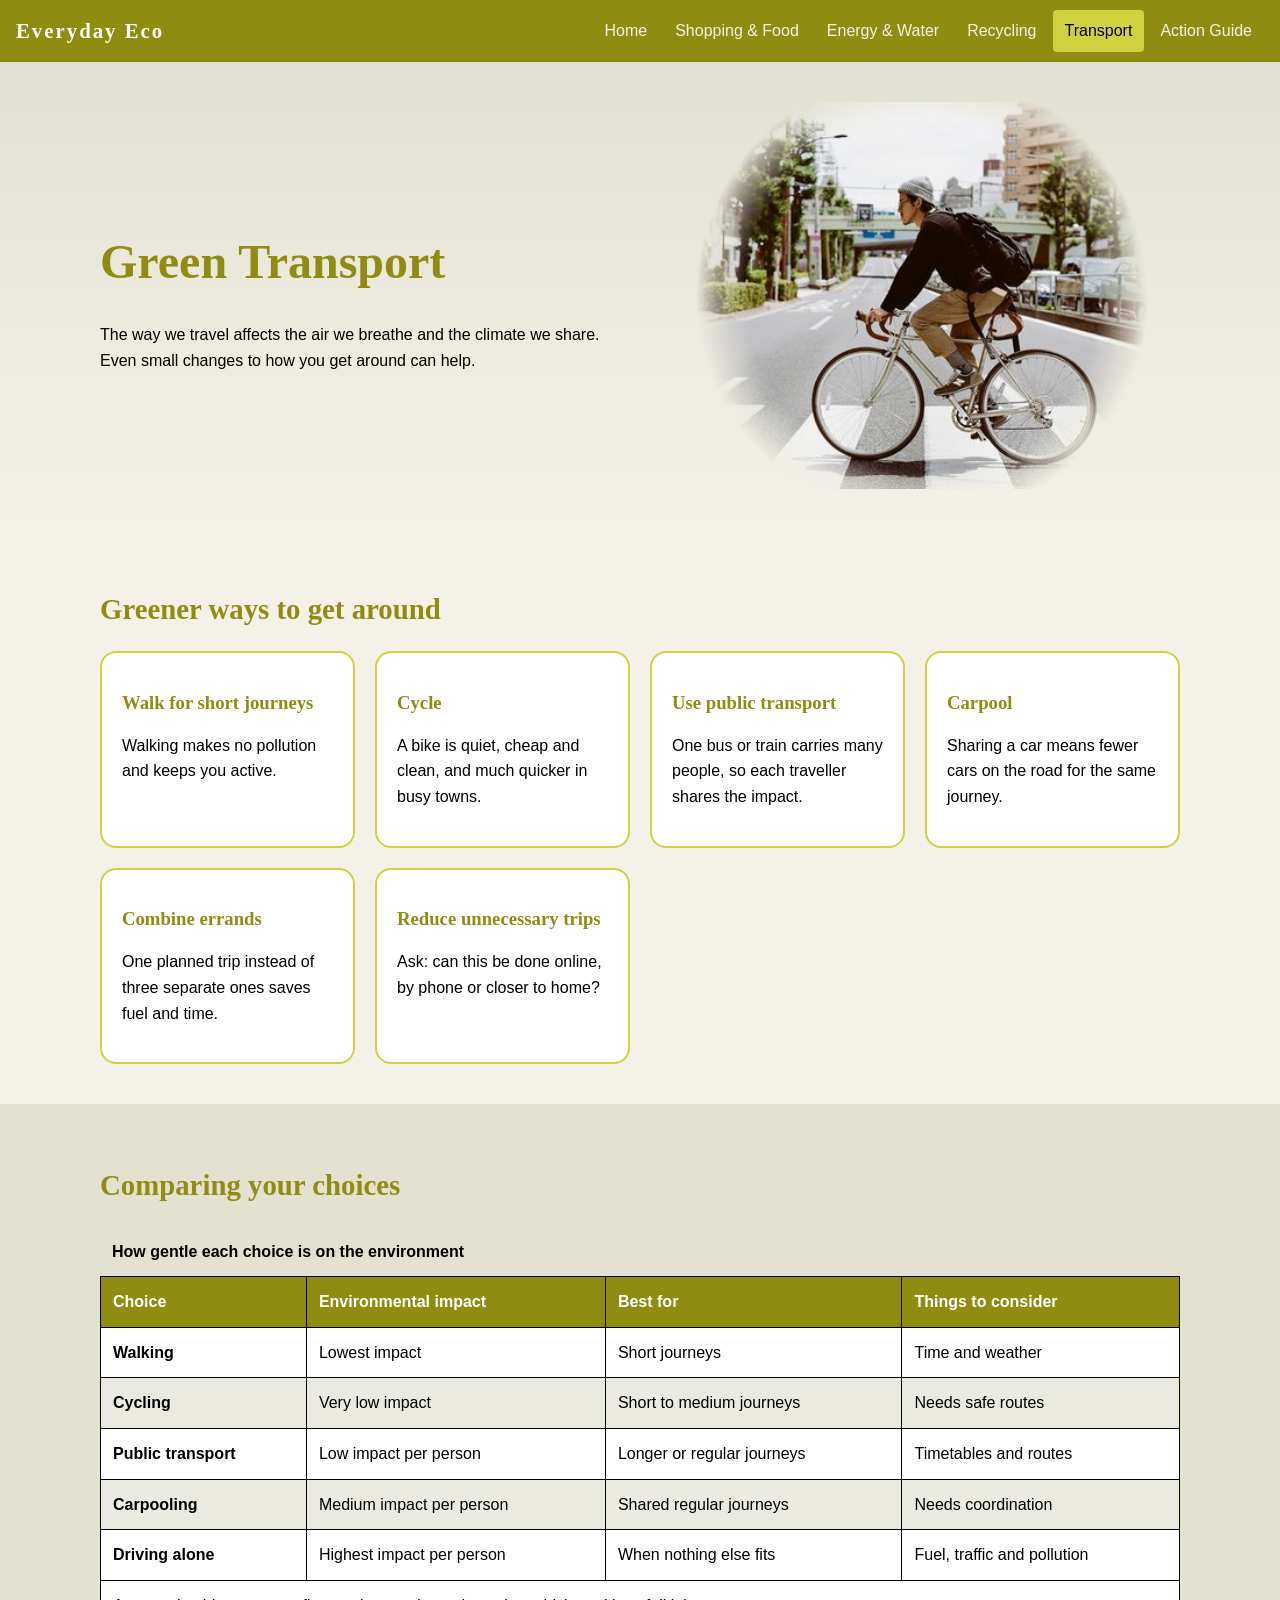
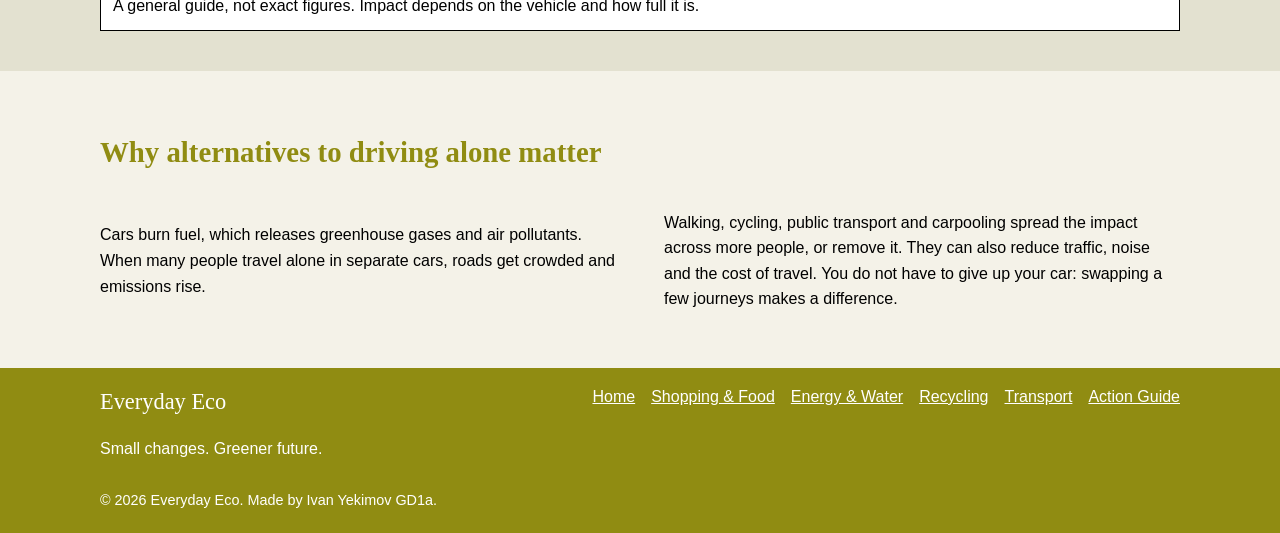
<file: transport.html>
<!DOCTYPE html>
<html lang="en">
<head>
  <meta charset="utf-8">
  <meta name="viewport" content="width=device-width, initial-scale=1.0">
  <title>Everyday Eco | Green Transport</title>
  <link rel="stylesheet" href="css/style.css">
</head>
<body>

  <header class="site-header">
    <p class="site-name">Everyday Eco</p>
    <input class="nav-toggle" type="checkbox" id="nav-toggle">
    <label class="nav-label" for="nav-toggle"><span></span><span></span><span></span></label>
    <nav class="site-nav">
      <ul class="nav-list">
        <li><a href="index.html">Home</a></li>
        <li><a href="shopping.html">Shopping &amp; Food</a></li>
        <li><a href="energy.html">Energy &amp; Water</a></li>
        <li><a href="recycling.html">Recycling</a></li>
        <li><a href="transport.html" class="current">Transport</a></li>
        <li><a href="action-guide.html">Action Guide</a></li>
      </ul>
    </nav>
  </header>

  <main>
    <div class="image-section">
      <div class="container image-inner">
        <div>
          <h1>Green Transport</h1>
          <p>The way we travel affects the air we breathe and the climate we share. Even small changes to how you get around can help.</p>
        </div>
        <img class="photo mask-circle" src="images/bicycle.jpg" alt="A cyclist riding across a pedestrian crossing in a city">
      </div>
    </div>
    <div class="block">
      <div class="container">
      <h2>Greener ways to get around</h2>
      <div class="grid">
        <div class="card">
          <h3>Walk for short journeys</h3>
          <p>Walking makes no pollution and keeps you active.</p>
        </div>
        <div class="card">
          <h3>Cycle</h3>
          <p>A bike is quiet, cheap and clean, and much quicker in busy towns.</p>
        </div>
        <div class="card">
          <h3>Use public transport</h3>
          <p>One bus or train carries many people, so each traveller shares the impact.</p>
        </div>
        <div class="card">
          <h3>Carpool</h3>
          <p>Sharing a car means fewer cars on the road for the same journey.</p>
        </div>
        <div class="card">
          <h3>Combine errands</h3>
          <p>One planned trip instead of three separate ones saves fuel and time.</p>
        </div>
        <div class="card">
          <h3>Reduce unnecessary trips</h3>
          <p>Ask: can this be done online, by phone or closer to home?</p>
        </div>
      </div>
      </div>
    </div>
    <div class="section-alt">
      <div class="container">
      <h2>Comparing your choices</h2>
      <div class="table-wrap">
        <table>
          <caption>How gentle each choice is on the environment</caption>
          <thead>
            <tr><th scope="col">Choice</th><th scope="col">Environmental impact</th><th scope="col">Best for</th><th scope="col">Things to consider</th></tr>
          </thead>
          <tbody>
          <tr><th scope="row">Walking</th><td>Lowest impact</td><td>Short journeys</td><td>Time and weather</td></tr>
          <tr><th scope="row">Cycling</th><td>Very low impact</td><td>Short to medium journeys</td><td>Needs safe routes</td></tr>
          <tr><th scope="row">Public transport</th><td>Low impact per person</td><td>Longer or regular journeys</td><td>Timetables and routes</td></tr>
          <tr><th scope="row">Carpooling</th><td>Medium impact per person</td><td>Shared regular journeys</td><td>Needs coordination</td></tr>
          <tr><th scope="row">Driving alone</th><td>Highest impact per person</td><td>When nothing else fits</td><td>Fuel, traffic and pollution</td></tr>
          </tbody>
          <tfoot>
            <tr><td colspan="4">A general guide, not exact figures. Impact depends on the vehicle and how full it is.</td></tr>
          </tfoot>
        </table>
      </div>
      </div>
    </div>
    <div class="block">
      <div class="container">
      <h2>Why alternatives to driving alone matter</h2>
      <div class="split">
        <p>Cars burn fuel, which releases greenhouse gases and air pollutants. When many people travel alone in separate cars, roads get crowded and emissions rise.</p>
        <p>Walking, cycling, public transport and carpooling spread the impact across more people, or remove it. They can also reduce traffic, noise and the cost of travel. You do not have to give up your car: swapping a few journeys makes a difference.</p>
      </div>
      </div>
    </div>
  </main>

  <footer class="site-footer">
    <div class="container">
      <div class="footer-inner">
        <div>
          <p class="footer-brand">Everyday Eco</p>
          <p>Small changes. Greener future.</p>
        </div>
        <nav class="footer-nav">
          <ul>
          <li><a href="index.html">Home</a></li>
          <li><a href="shopping.html">Shopping &amp; Food</a></li>
          <li><a href="energy.html">Energy &amp; Water</a></li>
          <li><a href="recycling.html">Recycling</a></li>
          <li><a href="transport.html">Transport</a></li>
          <li><a href="action-guide.html">Action Guide</a></li>
          </ul>
        </nav>
      </div>
      <p class="copyright">&copy; 2026 Everyday Eco. Made by Ivan Yekimov GD1a.</p>
    </div>
  </footer>

</body>
</html>
</file>
<file: css/style.css>
:root {
  /* page background, menu icon bars, menu link text, top gradient end, table borders */
  --main-background: #F4F2E8;
  /* headings, links, header bar, menu panel, buttons, light button text, callout, gallery frame, table head, footer */
  --dark-yellow: #908c12;
  /* menu link hover and current page, light button hover, card border, day label, table row hover */
  --yellow: #d1d140;
  /* page text, menu link hover text, button hover background, light button hover text */
  --text: #000000;
  /* site name, button text, light button background, callout text, card background, table background, table head text, footer text */
  --white: #FFFFFF;
  /* extra background color, striped table rows, top gradient start */
  --background: #b9b99a4d;
}



* { box-sizing: border-box; }

/* body - removes page gap, changed page color, text colour, Arial font, line-height 1.6 line spacing */
body {
  margin: 0;
  background-color: var(--main-background);
  color: var(--text);
  font-family: Arial;
  line-height: 1.6;
}

/* h1, h2, h3 - Georgia font, dark yellow color, tight line spacing */
h1, h2, h3 {
  font-family: Georgia;
  color: var(--dark-yellow);
  line-height: 1.2;
}

/* heading sizes */
h1 { font-size: 2.4rem; }
h2 { font-size: 1.8rem; }

/* links color - dark yellow instead of standard blue color */
a { color: var(--dark-yellow); }

/* images - never wider than their box, auto height */
img { max-width: 100%; height: auto; }

/* section spacing - padding 40px top and bottom and 0 in left and right */
.block, .section-alt, .image-section { padding: 40px 0; }

/* second color of background for section-alt (another color for style and variety)   */
.section-alt { background-color: var(--background); }

/* centred column - limits the page width and keeps all in the middle */
.container {
  max-width: 1100px;
  margin: 0 auto;
  padding: 0 10px;
}



/* header bar - relative (the menu panel sits under it in the phone version), flex row, items centred vertically,
space-between puts the site name on the left and the menu button on the right on a phone, dark yellow background */
.site-header {
  justify-content: space-between;
  position: relative;
  display: flex;
  align-items: center;
  padding: 10px 16px;
  background-color: var(--dark-yellow);
}

/* site name - white Georgia bold text, font-size 1.3rem, letter-spacing 2px */
.site-name {
  margin: 0;
  color: var(--white);
  font-family: Georgia;
  font-size: 1.3rem;
  font-weight: bold;
  letter-spacing: 2px;
}

/* hidden checkbox for the phone menu - absolute, size reduced to 2px x 2px so the menu won't open by accident (missed tap for example) */
.nav-toggle {
  position: absolute;
  opacity: 0;
  width: 2px;
  height: 2px;
}

/* menu icon on phones - 24px x 3px lines, 5px space between them, transition animates opening and closing */
.nav-label span {
  display: block;
  width: 24px;
  height: 3px;
  margin: 5px 0;
  background-color: var(--main-background);
  transition: transform 0.25s, opacity 0.25s;
}

/* phone menu panel - absolute, under the header, full width, max-height 0 keeps it closed */
.site-nav {
  position: absolute;
  top: 100%;
  left: 0;
  right: 0;
  height: calc(100vh - 100%);
  background-color: var(--dark-yellow);
  overflow: hidden;
  max-height: 0;
}

/* menu list - no bullets, no default space */
.nav-list { list-style: none; margin: 0; padding: 0; }

/* menu links - fill the row, padding, rounded corners, no underline, smooth color change */
.nav-list a {
  display: block;
  padding: 8px 12px;
  border-radius: 4px;
  color: var(--main-background);
  text-decoration: none;
  transition: background-color 0.2s;
}

/* menu link on hover and current page - yellow background, normal text color */
.nav-list a:hover,
.nav-list .current {
  background-color: var(--yellow);
  color: var(--text);
}

/* menu open - when the checkbox is ticked the panel gets padding and full height */
.nav-toggle:checked ~ .site-nav { padding: 8px; max-height: calc(100vh - 100%); }

/* menu icon becomes an X when ticked - bars 1 and 3 turn 45 degrees, bar 2 is hidden */
.nav-toggle:checked + .nav-label span:nth-child(1) { transform: translateY(8px) rotate(45deg); }
.nav-toggle:checked + .nav-label span:nth-child(2) { opacity: 0; }
.nav-toggle:checked + .nav-label span:nth-child(3) { transform: translateY(-8px) rotate(-45deg); }


/* buttons on the home page and the Action Guide page - padding, border-radius 24px (rounded), dark yellow background,
white bold text, no underline, smooth color and size change */
.btn {
  display: inline-block;
  padding: 12px 24px;
  border-radius: 24px;
  background-color: var(--dark-yellow);
  color: var(--white);
  font-weight: bold;
  text-decoration: none;
  transition: background-color 0.2s, transform 0.2s;
}

/* button hover - dark background and 10% bigger (scale 1.1) */
.btn:hover { background-color: var(--text); transform: scale(1.1); }

/* light button - white background with dark yellow text, yellow on hover. Used in the dark callout boxes on the home page and the Action Guide page */
.btn-light { background-color: var(--white); color: var(--dark-yellow); }
.btn-light:hover { background-color: var(--yellow); color: var(--text); }




/* top part of every page with a picture - the background goes from a light color (top) to the page color (bottom) */
.image-section { background-image: linear-gradient(to bottom, var(--background), var(--main-background)); }

/* two parts side by side - grid, 24px gap, centred vertically (one column on phones) */
.image-inner, .split {
  display: grid;
  gap: 24px;
  align-items: center;
}

/* callout box - 24px padding, rounded corners, dark yellow background, white text */
.callout {
  padding: 24px;
  border-radius: 16px;
  background-color: var(--dark-yellow);
  color: var(--white);
}

/* callout heading - white */
.callout h2 { color: var(--white); }


/* card grid - as many columns as fit, each at least 240px, equal space for each column) */
.grid {
  display: grid;
  gap: 20px;
  grid-template-columns: repeat(auto-fit, minmax(240px, 1fr));
}

/* cards - white box, 20px padding, 2px yellow border, rounded corners, smooth hover movement */
.card {
  padding: 20px;
  background-color: var(--white);
  border: 2px solid var(--yellow);
  border-radius: 16px;
  transition: transform 0.3s;
}

/* card hover - moves up 4px */
.card:hover { transform: translateY(-4px); }

/* day labels for Recycling and Action Guide pages - small yellow pill with bold text */
.day-label {
  display: inline-block;
  padding: 0 12px;
  border-radius: 12px;
  background-color: var(--yellow);
  font-weight: bold;
}



/* photos at the top of all pages - full width, 4:3 shape, object-fit cover crops without stretching, rounded corners */
.photo {
  display: block;
  width: 100%;
  aspect-ratio: 4 / 3;
  object-fit: cover;
  border-radius: 16px;
}


/* gallery grid - columns of at least 140px, 8px gap */
.gallery {
  display: grid;
  gap: 8px;
  grid-template-columns: repeat(auto-fit, minmax(140px, 1fr));
}

/* gallery picture - full width, 3px frame, square (1 / 1), cropped to fit */
.gallery-item {
  width: 100%;
  border: 3px solid var(--dark-yellow);
  aspect-ratio: 1 / 1;
  object-fit: cover;
}



/* mask fade - picture is solid until 45% of the height, then fades out at the bottom */
.mask-fade { mask-image: linear-gradient(to bottom, black 45%, transparent); }

/* mask circle - picture is solid in the middle and fades out towards the edges (soft circle) */
.mask-circle { mask-image: radial-gradient(circle, black 55%, transparent 70%); }


/* top photos on the home and Recycling pages - photo mixed with light yellow (blending) */
.blend-photo, .blend-recycling {
  background-size: cover;
  background-position: center;
  background-color: #ffea0025;
  background-blend-mode: luminosity;
}

/* blend photo - home page picture */
.blend-photo { background-image: url("../images/homepage.jpg"); }
/* blend photo - recycling page picture */
.blend-recycling { background-image: url("../images/recyclingBins.jpg"); }



/* row of cards - flex row, 16px gap, scroll bar only if they do not fit */
.cards-row {
  display: flex;
  gap: 16px;
  overflow: auto;
}

/* cards in the row - at least 200px wide */
.cards-row .card { min-width: 200px; }




/* table wrapper - scroll bar if the table is too wide for a phone */
.table-wrap { overflow: auto; }

/* table - full width, at least 600px, borders joined into a single lines, white background */
table {
  width: 100%;
  min-width: 600px;
  border-collapse: collapse;
  background-color: var(--white);
}

/* table title - padding, bold, text on the left */
caption { padding: 12px; font-weight: bold; text-align: left; }

/* all table cells - padding 12px, text on the left, thin black 1px border */
th, td {
  padding: 12px;
  text-align: left;
  border: 1px solid var(--text);
}

/* table head row - dark yellow, white text */
thead th { background-color: var(--dark-yellow); color: var(--white); }

/* striped rows - every 2nd row have different background color */
tbody tr:nth-child(even) { background-color: var(--background); }

/* table rows - smooth color change */
tbody tr { transition: background-color 0.2s; }

/* table row hover - yellow */
tbody tr:hover { background-color: var(--yellow); }




/* footer - padding 16px top, 0 right, 8px bottom, 0 left. Dark yellow, white text */
.site-footer {
  padding: 16px 0 8px 0;
  background-color: var(--dark-yellow);
  color: var(--white);
}

/* footer links - white */
.site-footer a { color: var(--white); }

/* footer row - flex, wraps if no space, 24px gap, one part left and one right (space-between) */
.footer-inner {
  display: flex;
  flex-wrap: wrap;
  gap: 24px;
  justify-content: space-between;
}

/* footer brand - no margin, Georgia, 1.4rem font size */
.footer-brand { margin: 0; font-family: Georgia; font-size: 1.4rem; }

/* footer link list - no bullets, no default space */
.footer-nav ul { list-style: none; margin: 0; padding: 0; }

/* copyright line - 12px space above and below, small text (0.9rem font size) */
.copyright {
  margin: 12px 0;
  font-size: 0.9rem;
}



/* screens 600px and wider - menu button hidden, menu panel becomes
a normal bar on the right (static, auto height, no limits), links in a row, bigger h1 */
@media (min-width: 600px) {
  .nav-label, .nav-toggle { display: none; }
  .site-nav,
  .nav-toggle:checked ~ .site-nav {
    position: static;
    height: auto;
    max-height: none;
    padding: 0;
    overflow: visible;
    margin-left: auto;
  }
  .nav-list { display: flex; gap: 4px; }
  .footer-nav ul { display: flex; gap: 16px; }
  h1 { font-size: 3rem; }
}

/* screens 900px and wider - top block and two-part sections get 2 equal columns (1fr 1fr), 48px gap */
@media (min-width: 900px) {
  .image-inner, .split { grid-template-columns: 1fr 1fr; gap: 48px; }
}
</file>
